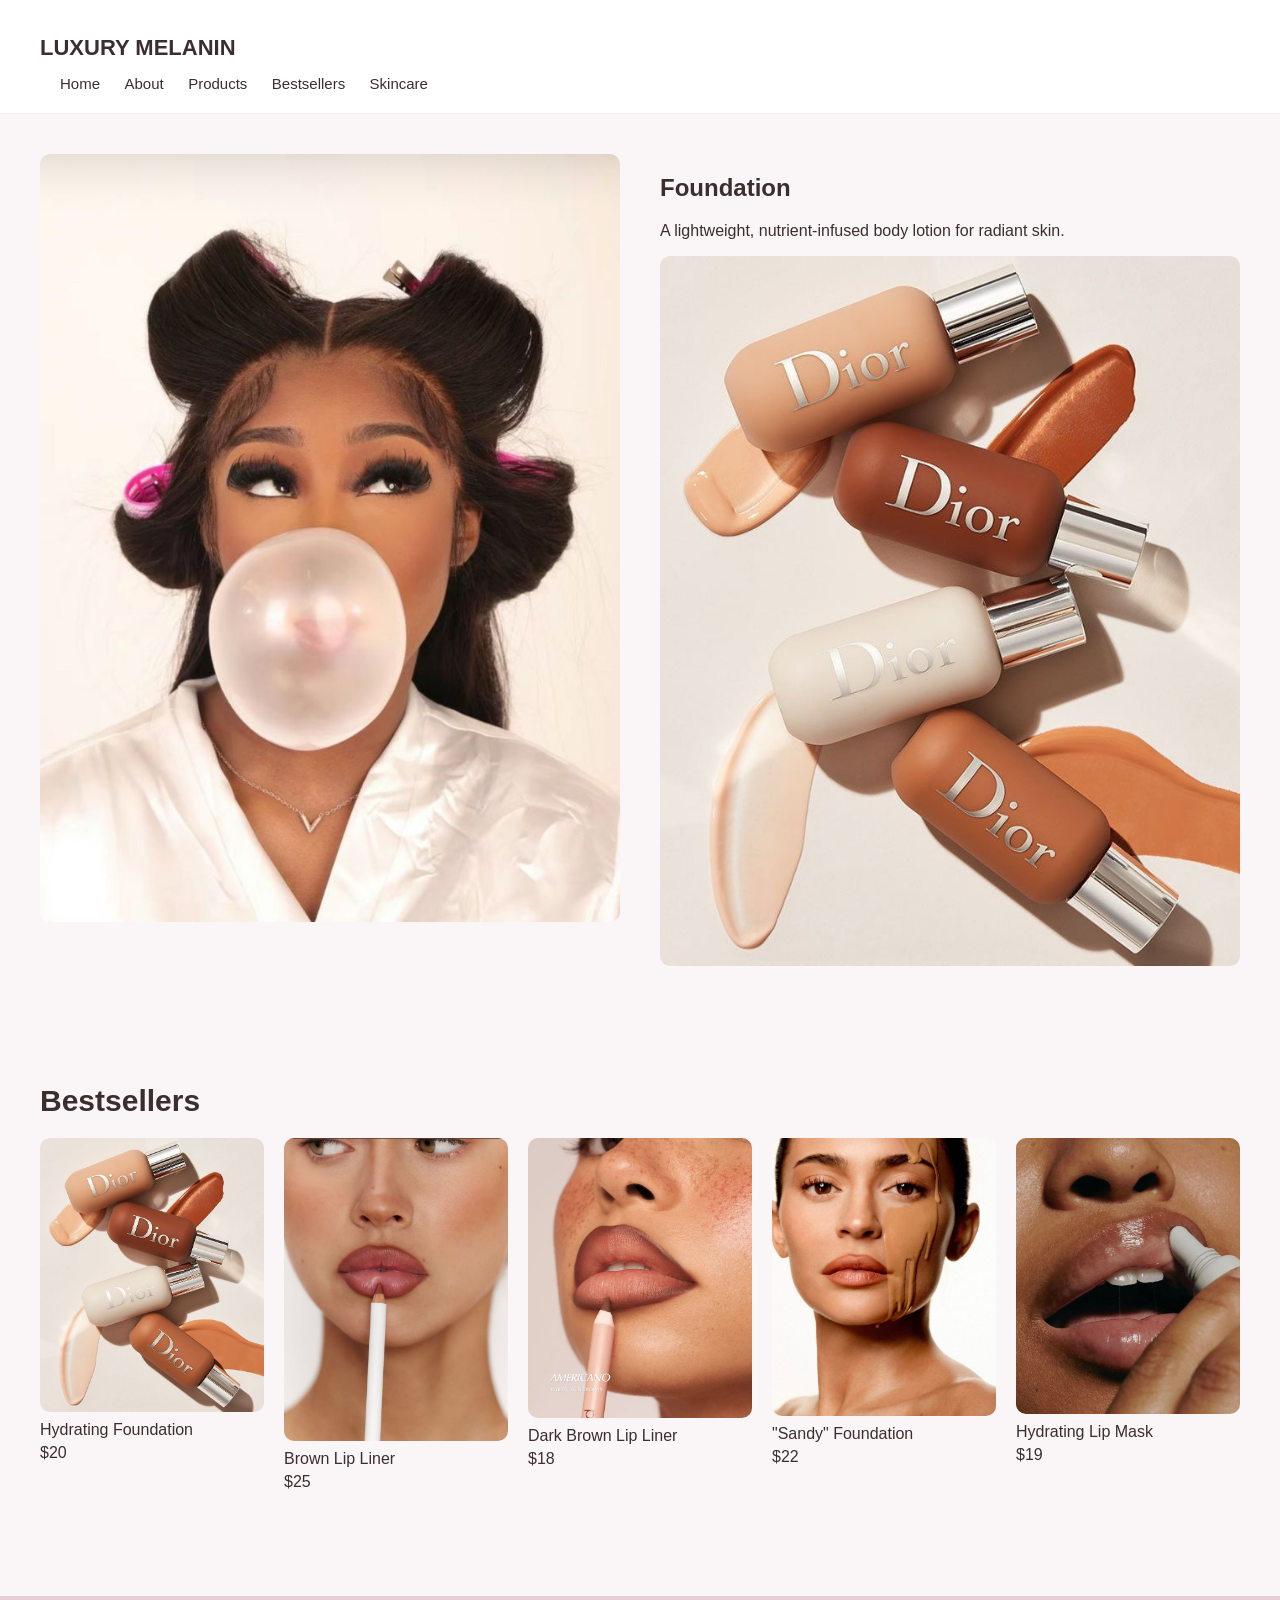
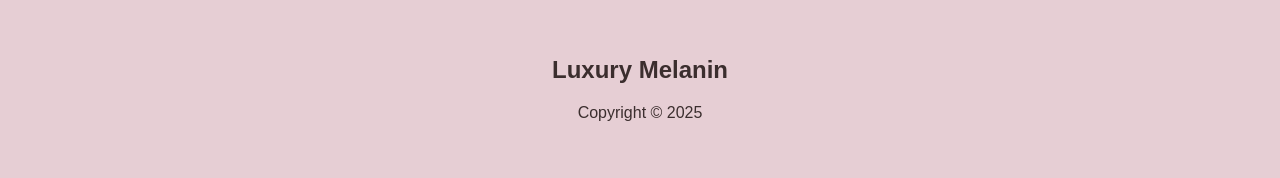
<file: index.html>
<!DOCTYPE html>
<html lang="en">
<head>
    <meta charset="UTF-8">
    <meta name="viewport" content="width=device-width, initial-scale=1.0">
    <title>LUXURY MELANIN</title>
    <link rel="stylesheet" href="style.css">
</head>
<body>

    <header class="navbar">
    <div class="nav-container">
        <h1 class="logo">LUXURY MELANIN</h1>
        <nav>
            <a href="index.html">Home</a>
            <a href="AbouUs.html">About</a>
            <a href="product.html">Products</a>
            <a href="bestsellers.html">Bestsellers</a>
            <a href="skincare.html">Skincare</a>
        </nav>
    </div>
</header>


    <!-- Hero Section -->
    <section class="hero">
        <div class="hero-left">
            <img src="_images/𝘧𝘰𝘳𝘺𝘰𝘶 ୨୧.jpeg" alt="">
        </div>
        <div class="hero-right">
            <h2>Foundation</h2>
            <p>A lightweight, nutrient-infused body lotion for radiant skin.</p>
            <img src="_images/download (42) - Copy.jpeg" alt="">
        </div>
    </section>

    <!-- Bestsellers -->
    <section class="bestsellers">
        <h2>Bestsellers</h2>
        <div class="grid">
            <!-- repeat for each product -->
            <div class="card">
                <img src="_images/download (42) - Copy.jpeg">
                <p>Hydrating Foundation</p>
                <p>$20</p>
            </div>
            <div class="card"><img src="_images/download (22).jpeg"><p>Brown Lip Liner</p><p>$25</p></div>
            <div class="card"><img src="_images/Lip Liner.jpeg"><p>Dark Brown Lip Liner</p><p>$18</p></div>
            <div class="card"><img src="_images/kylie jenner.jpeg"><p>"Sandy" Foundation</p><p>$22</p></div>
            <div class="card"><img src="_images/download (78).jpeg"><p>Hydrating Lip Mask</p><p>$19</p></div>
        </div>
    </section>

    <!-- Footer -->
    <footer class="footer">
        <h2>Luxury Melanin</h2>
        <p>Copyright © 2025</p>
    </footer>

</body>
</html>
</file>
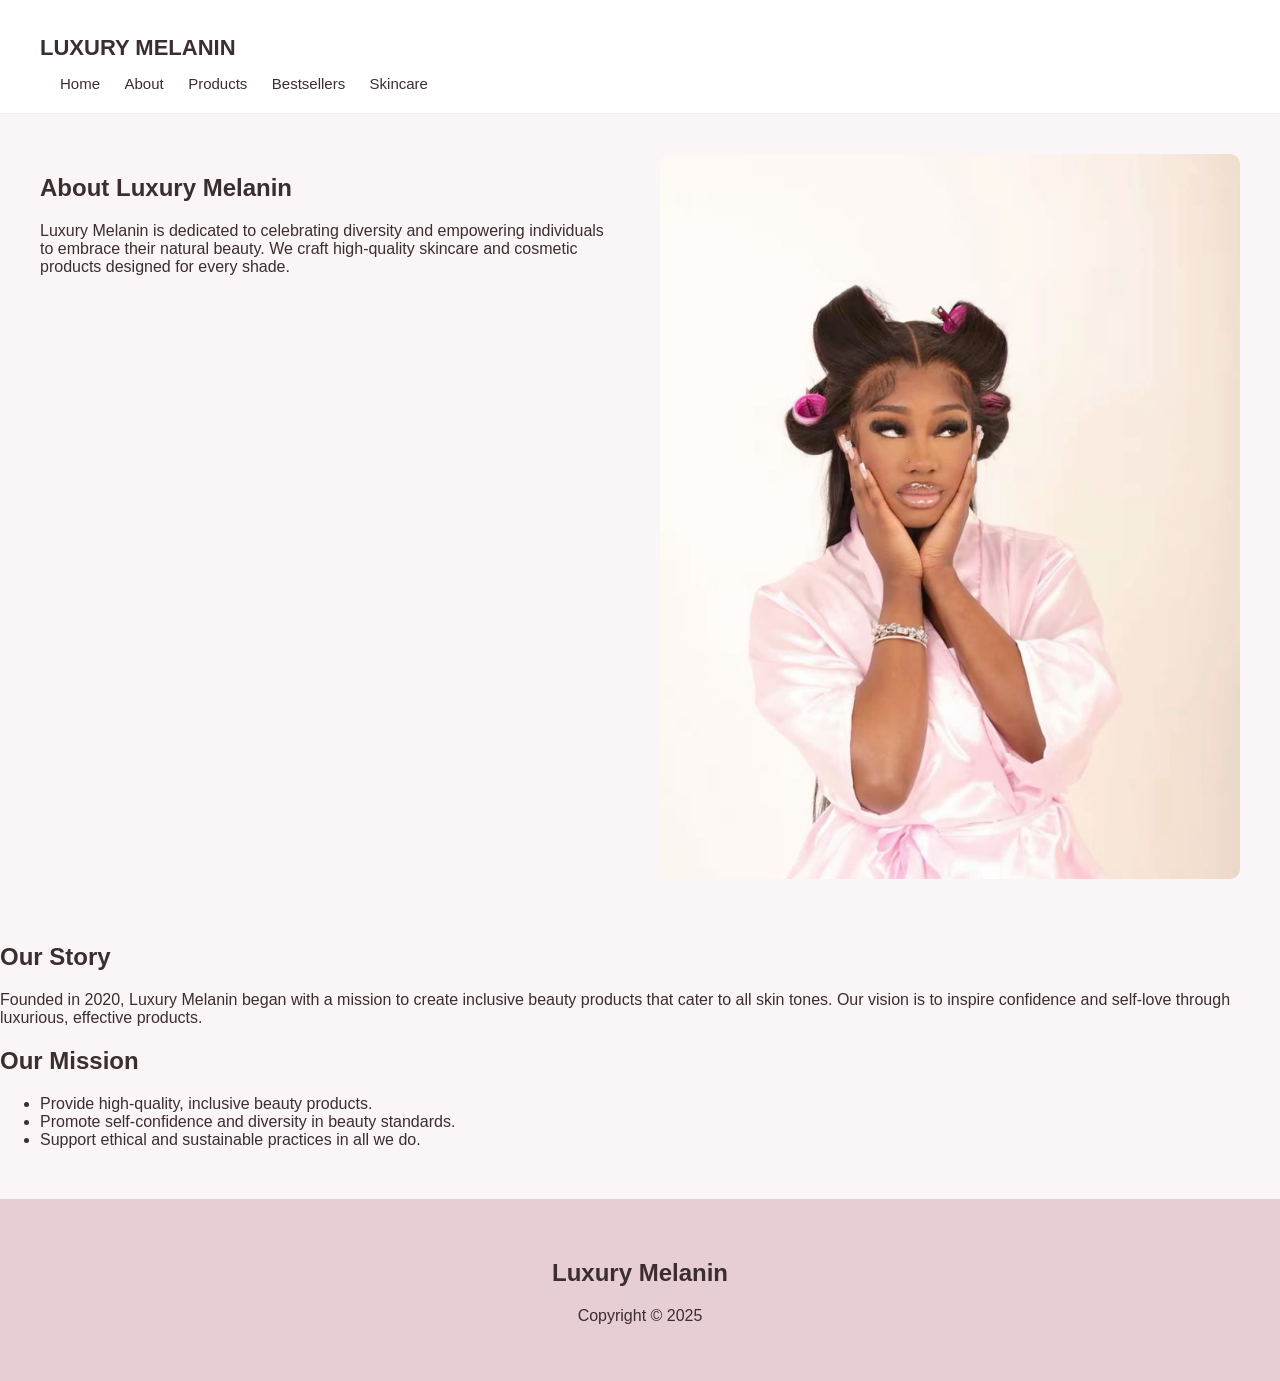
<file: AbouUs.html>
<!DOCTYPE html>
<html lang="en">
<head>
    <meta charset="UTF-8">
    <meta name="viewport" content="width=device-width, initial-scale=1.0">
    <title>About Us | Luxury Melanin</title>
    <link rel="stylesheet" href="style.css">
</head>
<body>

    <!-- Navigation -->
    <header class="navbar">
        <div class="nav-container">
            <h1 class="logo">LUXURY MELANIN</h1>
            <nav>
                <a href="index.html">Home</a>
                <a href="AbouUs.html">About</a>
                <a href="product.html">Products</a>
                <a href="bestsellers.html">Bestsellers</a>
                <a href="skincare.html">Skincare</a>
            </nav>
        </div>
    </header>

    
    <section class="hero about-hero">
        <div class="hero-text">
            <h2>About Luxury Melanin</h2>
            <p>Luxury Melanin is dedicated to celebrating diversity and empowering individuals to embrace their natural beauty. We craft high-quality skincare and cosmetic products designed for every shade.</p>
        </div>
        <div class="hero-image">
            <img src="_images/download (85).jpeg"Luxury Melanin">
        </div>
    </section>

    <!-- Our Story -->
    <section class="our-story">
        <h2>Our Story</h2>
        <p>Founded in 2020, Luxury Melanin began with a mission to create inclusive beauty products that cater to all skin tones. Our vision is to inspire confidence and self-love through luxurious, effective products.</p>
    </section>

    <!-- Our Mission -->
    <section class="our-mission">
        <h2>Our Mission</h2>
        <ul>
            <li>Provide high-quality, inclusive beauty products.</li>
            <li>Promote self-confidence and diversity in beauty standards.</li>
            <li>Support ethical and sustainable practices in all we do.</li>
        </ul>
    </section>

    <!-- Footer -->
    <footer class="footer">
        <h2>Luxury Melanin</h2>
        <p>Copyright © 2025</p>
    </footer>

</body>
</html>
</file>
<file: style.css>
/* GENERAL */
body {
    margin: 0;
    font-family: Arial, sans-serif;
    background-color: #faf5f6;
    color: #3b2e2e;
}

/* NAVIGATION */
.navbar {
    display: flex;
    justify-content: space-between;
    align-items: center;
    padding: 20px 40px;
    background: #ffffff;
    border-bottom: 1px solid #eee;
}

.navbar nav a {
    margin-left: 20px;
    text-decoration: none;
    color: #3b2e2e;
    font-size: 15px;
}

.logo {
    font-size: 22px;
    font-weight: bold;
}

/* HERO (index page) */
.hero {
    display: grid;
    grid-template-columns: 1fr 1fr;
    padding: 40px;
    gap: 40px;
}

.hero img {
    width: 100%;
    border-radius: 10px;
}

/* BESTSELLERS */
.bestsellers {
    padding: 50px 40px;
}

.bestsellers h2 {
    font-size: 30px;
    margin-bottom: 20px;
}

.grid {
    display: grid;
    grid-template-columns: repeat(5, 1fr);
    gap: 20px;
}

.card img {
    width: 100%;
    border-radius: 10px;
}

.card p {
    margin: 5px 0;
}

/* PRODUCT PAGE HERO */
.product-hero {
    display: grid;
    grid-template-columns: 1fr 1fr;
    padding: 60px 40px;
    gap: 50px;
}

.product-image img {
    width: 100%;
    border-radius: 12px;
}

.product-info h2 {
    font-size: 40px;
    margin-bottom: 10px;
}

.price {
    font-size: 20px;
    margin-bottom: 15px;
    font-weight: bold;
}

.description {
    line-height: 1.6;
    margin-bottom: 20px;
}

.add-cart {
    background: #a65366;
    color: white;
    border: none;
    padding: 12px 25px;
    font-size: 16px;
    border-radius: 8px;
    cursor: pointer;
}

/* PRODUCT EXTRA SECTIONS */
.benefits, .how-to-use, .ingredients {
    padding: 40px;
    background: #ffffff;
    margin: 20px 40px;
    border-radius: 12px;
}

.benefits h3, .how-to-use h3, .ingredients h3 {
    font-size: 26px;
    margin-bottom: 15px;
}

/* RELATED PRODUCTS */
.related-products {
    padding: 50px 40px;
}

.related-products h3 {
    font-size: 28px;
    margin-bottom: 25px;
}

.related-grid {
    display: grid;
    grid-template-columns: repeat(3, 1fr);
    gap: 20px;
}

/* FOOTER */
.footer {
    background: #e6ced4;
    padding: 40px;
    text-align: center;
    margin-top: 50px;
}
</file>
